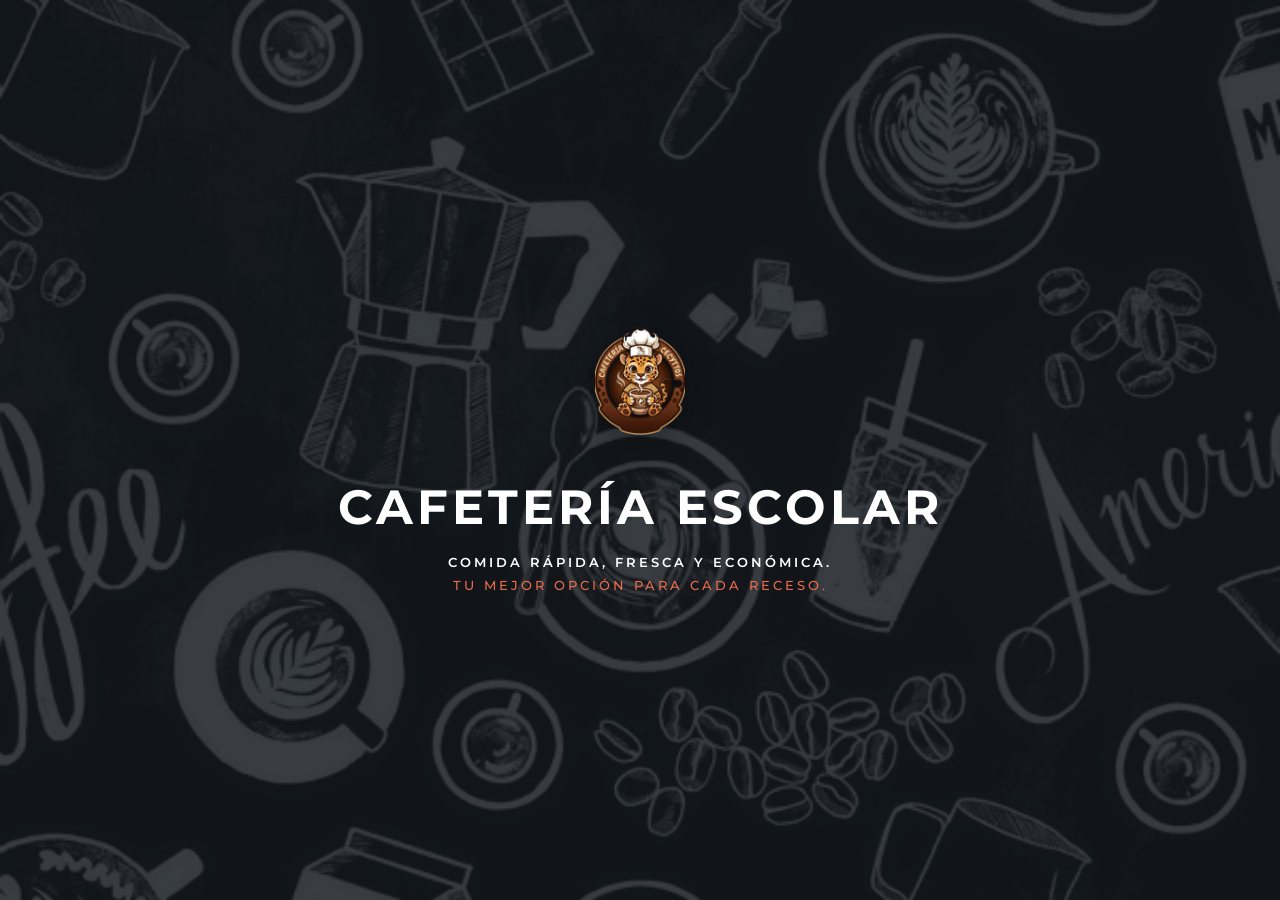
<file: index.html>
<!DOCTYPE html>
<html lang="es">
<head>
    <meta charset="UTF-8">
    <meta name="viewport" content="width=device-width, initial-scale=1.0">
    <title>Cafetería Escolar - Menú & Servicios</title>
    <link href="https://fonts.googleapis.com/css2?family=Montserrat:wght@300;400;500;600;700&display=swap" rel="stylesheet">
    <link rel="stylesheet" href="style.css">
</head>
<body>
    
    <!-- PANTALLA DE CARGA (SPLASH SCREEN) -->
    <div id="splash-screen" class="splash-container">
        <div class="mayan-bg-overlay"></div>
        <div class="splash-content">
            <div class="logo-wrapper">
                <img src="logo.png" alt="Cafetería Escolar Logo" class="logo-image">
            </div>
            <h1 class="brand-name">CAFETERÍA ESCOLAR</h1>
            <div class="slogan-container">
                <p class="slogan-text text-main">COMIDA RÁPIDA, FRESCA Y ECONÓMICA.</p>
                <p class="slogan-text text-sub">TU MEJOR OPCIÓN PARA CADA RECESO.</p>
            </div>
        </div>
    </div>

    <!-- CONTENIDO PRINCIPAL -->
    <main id="main-content" class="hidden app-landing">
        
        <!-- HERO SECTION / CARRUSEL -->
        <section class="hero-section">
            <div class="hero-text-block">
                <h2 class="hero-title">El sazón perfecto para rendir al <strong>máximo en tus clases</strong></h2>
                <p class="hero-subtitle">Te ofrecemos un menú súper amplio con tortas, sándwiches, comidas del día, botanas y bebidas preparadas al momento, listas para que no pierdas tiempo en el receso.</p>
            </div>
            
            <div class="carousel-container">
                <div class="carousel-track" id="carouselTrack">
                    
                    <div class="carousel-slide active">
                        <img src="tortas.jpg" alt="Tortas y Sándwiches" class="carousel-img">
                        <div class="slide-caption">
                            <h4>Tortas & Sándwiches</h4>
                            <p class="slide-desc">De milanesa, cubanas, jamón con queso o atún bien servidas.</p>
                        </div>
                    </div>

                    <div class="carousel-slide">
                        <img src="comida-del-dia.jpg" alt="Comida del Día" class="carousel-img">
                        <div class="slide-caption">
                            <h4>Comidas del Día</h4>
                            <p class="slide-desc">Guisados caseros completos con arroz, frijoles y tortillas.</p>
                        </div>
                    </div>

                    <div class="carousel-slide">
                        <img src="aguas.jpg" alt="Aguas Frescas y Bebidas" class="carousel-img">
                        <div class="slide-caption">
                            <h4>Aguas & Bebidas</h4>
                            <p class="slide-desc">Aguas de sabor natural, licuados, embotellados y café caliente.</p>
                        </div>
                    </div>

                    <div class="carousel-slide">
                        <img src="botanas.jpg" alt="Botanas y Snacks" class="carousel-img">
                        <div class="slide-caption">
                            <h4>Botanas & Snacks</h4>
                            <p class="slide-desc">Papas, frutas preparadas, yogur, galletas y postres del día.</p>
                        </div>
                    </div>

                </div>
                <button class="carousel-btn prev-btn" id="prevBtn" aria-label="Anterior">&#10094;</button>
                <button class="carousel-btn next-btn" id="nextBtn" aria-label="Siguiente">&#10095;</button>
                <div class="carousel-dots" id="carouselDots"></div>
            </div>
        </section>

        <!-- SECCIÓN DE BENEFICIOS -->
        <section class="benefits-section scroll-animate">
            <div class="benefit-card">
                <div class="benefit-icon">⚡</div>
                <h3>Atención Rápida</h3>
                <p>Múltiples barras de cobro para que no hagas filas largas en tu receso.</p>
            </div>
            <div class="benefit-card">
                <div class="benefit-icon">💵</div>
                <h3>Siempre con Cambio</h3>
                <p>Aceptamos billetes de cualquier denominación, tarjetas y pago QR sin pretextos.</p>
            </div>
            <div class="benefit-card">
                <div class="benefit-icon">🥗</div>
                <h3>Ingredientes Frescos</h3>
                <p>Alimentos e insumos preparados cada mañana garantizando calidad e higiene.</p>
            </div>
        </section>

        <!-- PÚBLICO Y MENÚ -->
        <section class="segment-pricing-section scroll-animate">
            <div class="audience-box">
                <h3>Menú Amplio & Variedad</h3>
                <ul>
                    <li>🥪 Tortas Gigantes, Baguettes & Sándwiches Integrales</li>
                    <li>🍲 Comidas Completas & Guisados del Día</li>
                    <li>🥤 Aguas Naturales de Litro, Jugos & Licuados</li>
                    <li>🍿 Botanas, Fruta Picada, Galletas & Postres</li>
                </ul>
            </div>

            <div class="pricing-container">
                <div class="price-card">
                    <h4>Desayuno</h4>
                    <p class="price">$45 <span>/ combo</span></p>
                    <a href="desayunos.html" class="btn-price-info">Ver Opciones</a>
                </div>
                
                <div class="price-card featured">
                    <h4>Almuerzo</h4>
                    <p class="price">$65 <span>/ combo</span></p>
                    <a href="almuerzos.html" class="btn-price-info">Ver Opciones</a>
                </div>
                
                <div class="price-card">
                    <h4>Postre del Día</h4>
                    <p class="price">$25 <span>/ porción</span></p>
                    <a href="postres.html" class="btn-price-info">Ver Opciones</a>
                </div>
            </div>
        </section>

        <!-- ACORDEÓN / FAQ -->
        <section class="faq-section scroll-animate">
            <h3 class="section-title">Preguntas <strong>Frecuentes</strong></h3>
            <div class="accordion-item">
                <button class="accordion-header">¿Qué tan caros son los platillos? <span>+</span></button>
                <div class="accordion-content">
                    <p>Manejamos costos 100% pensados para estudiantes. Encontrarás botanas desde $15, lonches desde $30 y comidas completas bien servidas a precios accesibles.</p>
                </div>
            </div>
            <div class="accordion-item">
                <button class="accordion-header">¿Se demoran mucho en atender durante los recesos? <span>+</span></button>
                <div class="accordion-content">
                    <p>No, contamos con varias cajas de cobro activas en las horas pico y barras de entrega rápida para que te dé tiempo de comer tranquilamente antes de tu clase.</p>
                </div>
            </div>
            <div class="accordion-item">
                <button class="accordion-header">¿Tienen cambio si pago con billetes grandes o aceptan transferencia? <span>+</span></button>
                <div class="accordion-content">
                    <p>Sí, siempre tenemos cambio en caja disponible para billetes de $200 o $500, y también aceptamos tarjetas de débito/crédito y pago por código QR.</p>
                </div>
            </div>
            <div class="accordion-item">
                <button class="accordion-header">¿Manejan opciones de comida saludable o vegetariana? <span>+</span></button>
                <div class="accordion-content">
                    <p>Contamos con fruta fresca recién picada, ensaladas preparadas al momento, sándwiches integrales y opciones sin carne para adaptarnos a tus gustos.</p>
                </div>
            </div>
        </section>

        <!-- TESTIMONIOS -->
        <section class="testimonials-section scroll-animate">
            <h3 class="section-title">Experiencias de <strong>Estudiantes y Docentes</strong></h3>
            <div class="testimonials-grid">
                <div class="testimonial-card">
                    <p class="testimonial-comment">"Nunca se demoran en atender a pesar de la fila del receso. Además, siempre tienen cambio cuando pago con billetes grandes y los sándwiches vienen súper bien servidos."</p>
                    <span class="testimonial-author">- Carlos R., Estudiante</span>
                </div>
                <div class="testimonial-card">
                    <p class="testimonial-comment">"El paquete de almuerzo con comida del día vale totalmente la pena por el precio, sabe como si fuera hecha en casa y la atención es excelente."</p>
                    <span class="testimonial-author">- Prof. Fernando G., Docente</span>
                </div>
            </div>
        </section>

        <!-- FOOTER CON BOTONES DE NAVEGACIÓN -->
        <footer class="app-footer">
            <p>&copy; 2026 Cafetería Escolar. Todos los derechos reservados.</p>
            <div class="footer-links">
                <button class="footer-btn" id="openContactBtn">Contacto</button>
                <a href="https://maps.app.goo.gl/mCL6hw6i3RMhSEuj9" target="_blank" rel="noopener noreferrer" class="footer-btn-link">Ubicación</a>
            </div>
        </footer>

    </main>

    <!-- VENTANA POPUP DE CONTACTO (MODAL) -->
    <div id="contactModal" class="modal-backdrop">
        <div class="modal-box">
            <button class="modal-close" id="closeContactBtn">&times;</button>
            <div class="modal-logo-container">
                <img src="logo.png" alt="Logo Cafetería Escolar" class="modal-logo">
            </div>
            <h3 class="modal-title">Contacto</h3>
            <p class="modal-subtitle">¿Tienes alguna duda o pedido especial? ¡Escríbenos o llámanos!</p>
            <div class="modal-phone-box">
                <span class="modal-phone-icon">📞</span>
                <a href="tel:+527221024625" class="modal-phone-link">+52 (722) 102-4625</a>
            </div>
        </div>
    </div>

    <script src="script.js"></script>
</body>
</html>
</file>
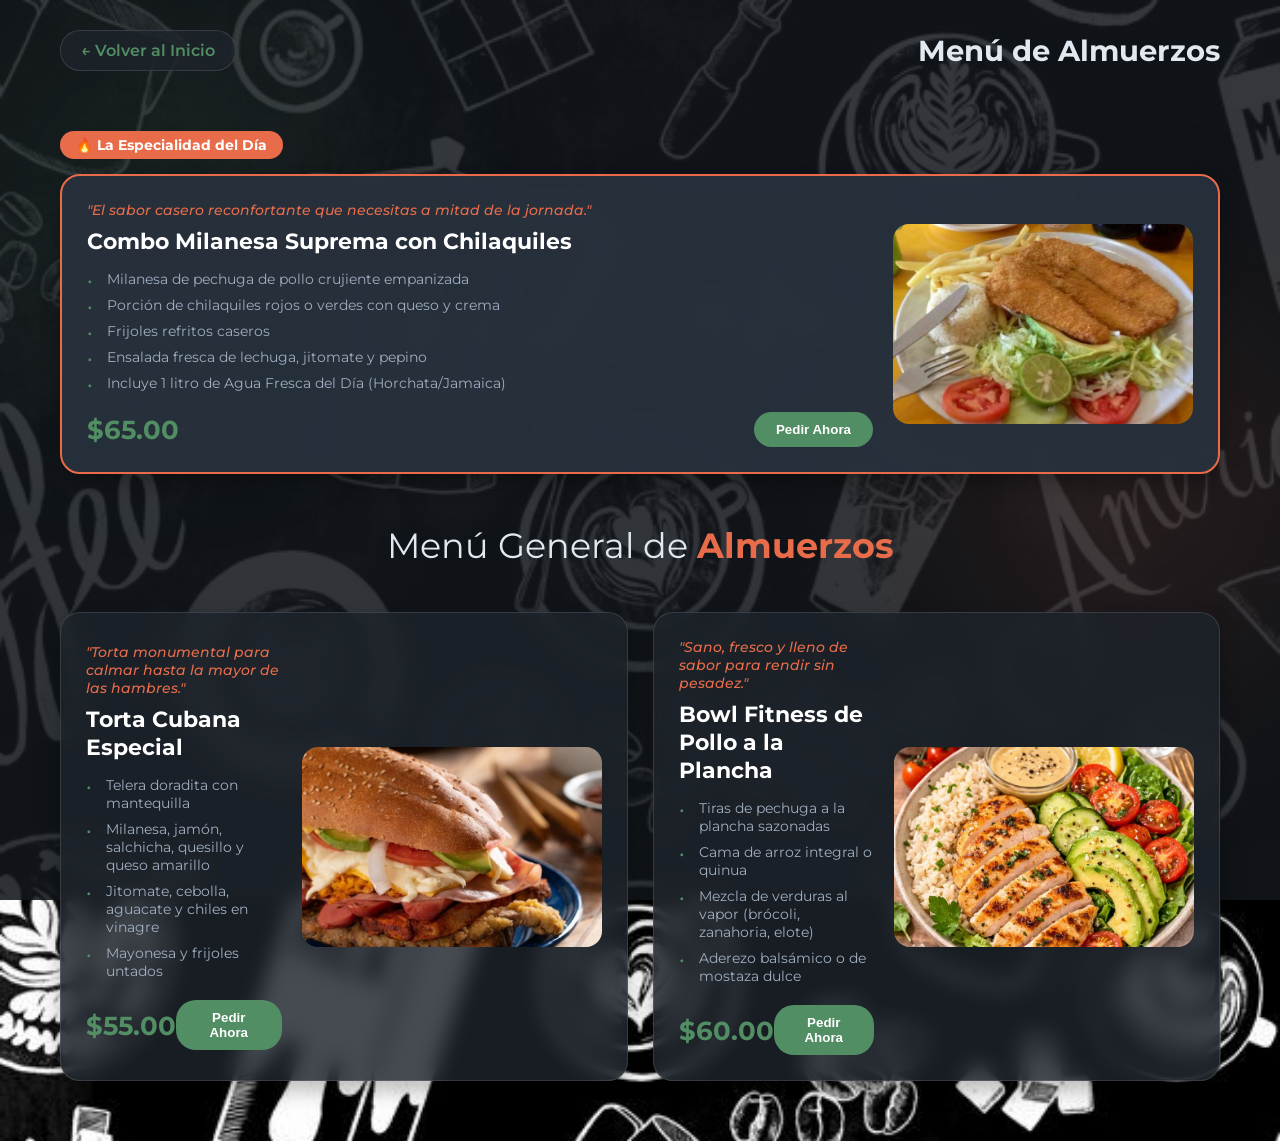
<file: almuerzos.html>
<!DOCTYPE html>
<html lang="es">
<head>
    <meta charset="UTF-8">
    <meta name="viewport" content="width=device-width, initial-scale=1.0">
    <title>Menú de Almuerzos - Cafetería Escolar</title>
    <link href="https://fonts.googleapis.com/css2?family=Montserrat:wght@300;400;500;600;700&display=swap" rel="stylesheet">
    <link rel="stylesheet" href="style.css">
</head>
<body>

    <header class="menu-nav-header">
        <a href="index.html" class="btn-back">← Volver al Inicio</a>
        <h1 class="page-category-title">Menú de Almuerzos</h1>
    </header>

    <main class="app-landing visible-active">

        <!-- LA COMIDA DEL DÍA / LA ESPECIALIDAD -->
        <section class="special-section">
            <div class="badge-featured">🔥 La Especialidad del Día</div>
            
            <div class="dish-card highlight-card">
                <div class="dish-info">
                    <p class="dish-quote">"El sabor casero reconfortante que necesitas a mitad de la jornada."</p>
                    <h2 class="dish-title">Combo Milanesa Suprema con Chilaquiles</h2>
                    
                    <ul class="dish-ingredients">
                        <li>Milanesa de pechuga de pollo crujiente empanizada</li>
                        <li>Porción de chilaquiles rojos o verdes con queso y crema</li>
                        <li>Frijoles refritos caseros</li>
                        <li>Ensalada fresca de lechuga, jitomate y pepino</li>
                        <li>Incluye 1 litro de Agua Fresca del Día (Horchata/Jamaica)</li>
                    </ul>

                    <div class="dish-footer">
                        <span class="dish-price">$65.00</span>
                        <button class="btn-order" 
                                data-name="Combo Milanesa Suprema con Chilaquiles" 
                                data-price="65.00" 
                                data-ingredients="Milanesa de pollo, Chilaquiles rojos/verdes, Queso y crema, Frijoles refritos, Ensalada fresca, Agua de 1L">
                            Pedir Ahora
                        </button>
                    </div>
                </div>

                <div class="dish-image-wrapper">
                    <img src="comida-del-dia.jpg" alt="Milanesa Suprema" class="dish-image">
                </div>
            </div>
        </section>

        <!-- MENÚ EN GENERAL -->
        <section class="general-menu-section">
            <h3 class="section-title">Menú General de <strong>Almuerzos</strong></h3>
            
            <div class="menu-grid">

                <div class="dish-card">
                    <div class="dish-info">
                        <p class="dish-quote">"Torta monumental para calmar hasta la mayor de las hambres."</p>
                        <h3 class="dish-title">Torta Cubana Especial</h3>
                        <ul class="dish-ingredients">
                            <li>Telera doradita con mantequilla</li>
                            <li>Milanesa, jamón, salchicha, quesillo y queso amarillo</li>
                            <li>Jitomate, cebolla, aguacate y chiles en vinagre</li>
                            <li>Mayonesa y frijoles untados</li>
                        </ul>
                        <div class="dish-footer">
                            <span class="dish-price">$55.00</span>
                            <button class="btn-order" 
                                    data-name="Torta Cubana Especial" 
                                    data-price="55.00" 
                                    data-ingredients="Telera, Milanesa, Jamón, Salchicha, Quesillo, Queso amarillo, Aguacate, Jitomate y cebolla, Chiles">
                                Pedir Ahora
                            </button>
                        </div>
                    </div>
                    <div class="dish-image-wrapper">
                        <img src="tortaC.jpg" alt="Torta Cubana" class="dish-image">
                    </div>
                </div>

                <div class="dish-card">
                    <div class="dish-info">
                        <p class="dish-quote">"Sano, fresco y lleno de sabor para rendir sin pesadez."</p>
                        <h3 class="dish-title">Bowl Fitness de Pollo a la Plancha</h3>
                        <ul class="dish-ingredients">
                            <li>Tiras de pechuga a la plancha sazonadas</li>
                            <li>Cama de arroz integral o quinua</li>
                            <li>Mezcla de verduras al vapor (brócoli, zanahoria, elote)</li>
                            <li>Aderezo balsámico o de mostaza dulce</li>
                        </ul>
                        <div class="dish-footer">
                            <span class="dish-price">$60.00</span>
                            <button class="btn-order" 
                                    data-name="Bowl Fitness de Pollo" 
                                    data-price="60.00" 
                                    data-ingredients="Pechuga a la plancha, Arroz integral, Verduras al vapor, Aderezo balsámico">
                                Pedir Ahora
                            </button>
                        </div>
                    </div>
                    <div class="dish-image-wrapper">
                        <img src="bowl-pollo.jpg" alt="Bowl Fitness" class="dish-image">
                    </div>
                </div>

            </div>
        </section>

    </main>

    <!-- MODAL DE CONFIRMACIÓN / MODIFICACIÓN DE PEDIDO -->
    <div id="order-modal" class="modal-container hidden">
        <div class="modal-card">
            <h3>Confirma o Modifica tu Pedido</h3>
            <p id="modal-dish-title" class="modal-dish-name"></p>
            <p class="modal-instructions">Puedes desmarcar o cambiar lo que no desees en tu platillo:</p>
            
            <form id="order-form">
                <div id="modal-ingredients-list" class="checkbox-group"></div>

                <div class="form-group">
                    <label for="custom-notes">Notas adicionales o indicaciones especiales:</label>
                    <input type="text" id="custom-notes" placeholder="Ej: Sin mayonesa, salsa aparte, extra picante...">
                </div>

                <div class="modal-total">
                    Total: <span id="modal-dish-price">$0.00</span>
                </div>

                <div class="modal-actions">
                    <button type="button" id="btn-cancel" class="btn-secondary">Cancelar</button>
                    <button type="submit" class="btn-confirm">Confirmar Pedido</button>
                </div>
            </form>
        </div>
    </div>

    <!-- MODAL DE ÉXITO -->
    <div id="success-modal" class="modal-container hidden">
        <div class="modal-card text-center">
            <div class="success-icon">✅</div>
            <h2>¡Pedido Realizado con Éxito!</h2>
            <p>Tu orden ha sido enviada a la cocina.</p>
            
            <div class="order-number-box">
                <span>Número de Pedido para Recoger:</span>
                <strong id="ticket-number">#ALM-000</strong>
            </div>

            <p class="success-subtitle">Presenta este folio en la caja para pagar y recoger tu comida.</p>
            <a href="index.html" class="btn-confirm">Volver al Inicio</a>
        </div>
    </div>

    <script src="menu.js"></script>
</body>
</html>
</file>
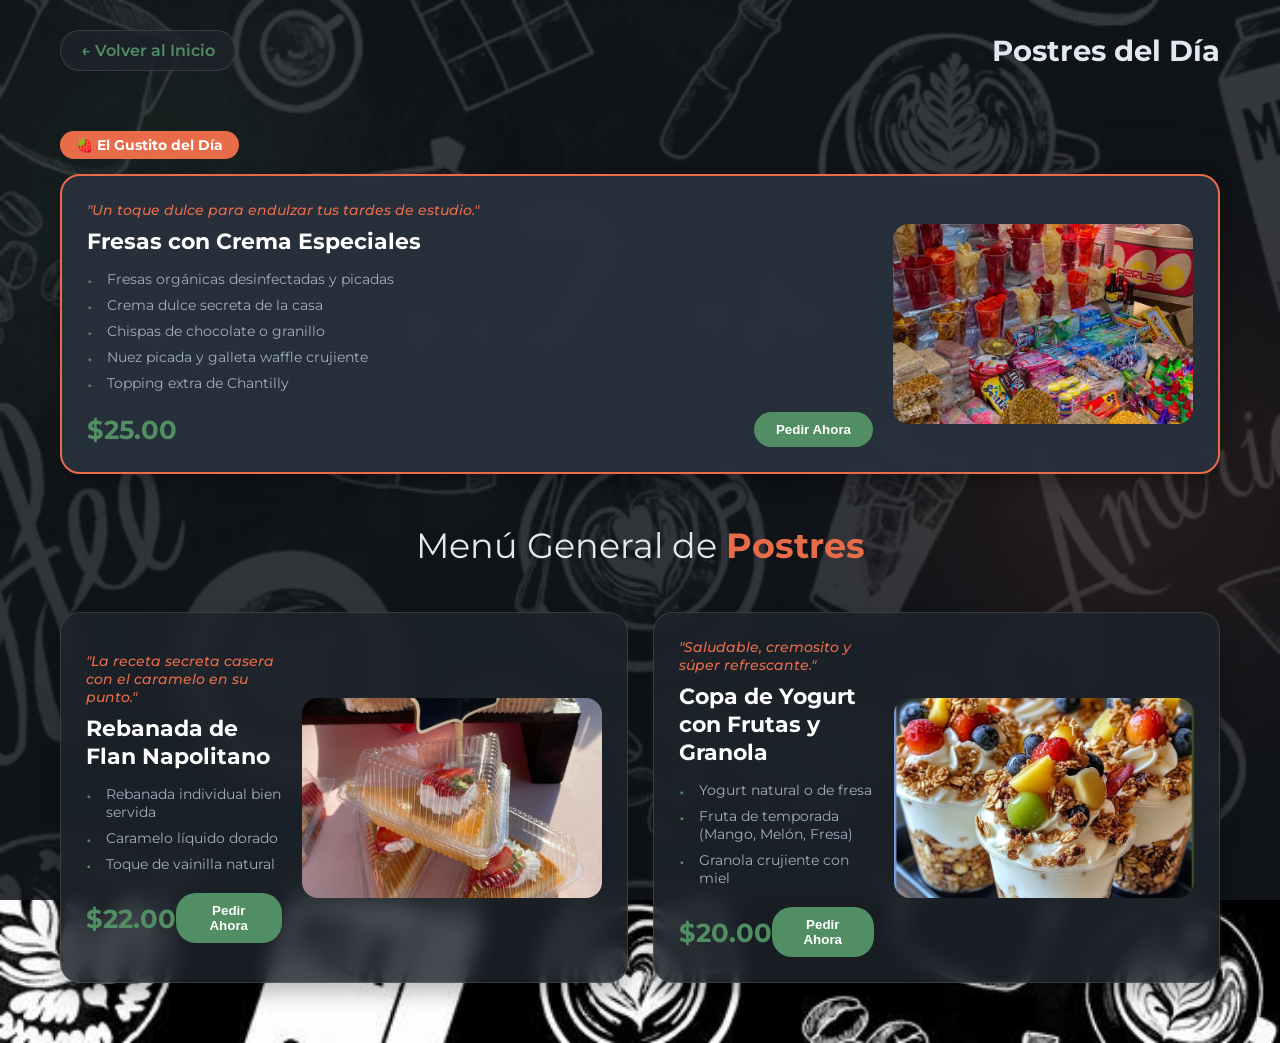
<file: postres.html>
<!DOCTYPE html>
<html lang="es">
<head>
    <meta charset="UTF-8">
    <meta name="viewport" content="width=device-width, initial-scale=1.0">
    <title>Postres del Día - Cafetería Escolar</title>
    <link href="https://fonts.googleapis.com/css2?family=Montserrat:wght@300;400;500;600;700&display=swap" rel="stylesheet">
    <link rel="stylesheet" href="style.css">
</head>
<body>

    <header class="menu-nav-header">
        <a href="index.html" class="btn-back">← Volver al Inicio</a>
        <h1 class="page-category-title">Postres del Día</h1>
    </header>

    <main class="app-landing visible-active">

        <!-- LA COMIDA DEL DÍA / LA ESPECIALIDAD -->
        <section class="special-section">
            <div class="badge-featured">🍓 El Gustito del Día</div>
            
            <div class="dish-card highlight-card">
                <div class="dish-info">
                    <p class="dish-quote">"Un toque dulce para endulzar tus tardes de estudio."</p>
                    <h2 class="dish-title">Fresas con Crema Especiales</h2>
                    
                    <ul class="dish-ingredients">
                        <li>Fresas orgánicas desinfectadas y picadas</li>
                        <li>Crema dulce secreta de la casa</li>
                        <li>Chispas de chocolate o granillo</li>
                        <li>Nuez picada y galleta waffle crujiente</li>
                        <li>Topping extra de Chantilly</li>
                    </ul>

                    <div class="dish-footer">
                        <span class="dish-price">$25.00</span>
                        <button class="btn-order" 
                                data-name="Fresas con Crema Especiales" 
                                data-price="25.00" 
                                data-ingredients="Fresas frescas, Crema dulce de la casa, Chispas de chocolate, Nuez picada, Galleta waffle, Chantilly">
                            Pedir Ahora
                        </button>
                    </div>
                </div>

                <div class="dish-image-wrapper">
                    <img src="botanas.jpg" alt="Fresas con Crema" class="dish-image">
                </div>
            </div>
        </section>

        <!-- MENÚ EN GENERAL -->
        <section class="general-menu-section">
            <h3 class="section-title">Menú General de <strong>Postres</strong></h3>
            
            <div class="menu-grid">

                <div class="dish-card">
                    <div class="dish-info">
                        <p class="dish-quote">"La receta secreta casera con el caramelo en su punto."</p>
                        <h3 class="dish-title">Rebanada de Flan Napolitano</h3>
                        <ul class="dish-ingredients">
                            <li>Rebanada individual bien servida</li>
                            <li>Caramelo líquido dorado</li>
                            <li>Toque de vainilla natural</li>
                        </ul>
                        <div class="dish-footer">
                            <span class="dish-price">$22.00</span>
                            <button class="btn-order" 
                                    data-name="Rebanada de Flan Napolitano" 
                                    data-price="22.00" 
                                    data-ingredients="Flan napolitano casero, Caramelo líquido, Cereza de adorno">
                                Pedir Ahora
                            </button>
                        </div>
                    </div>
                    <div class="dish-image-wrapper">
                        <img src="flan.jpg" alt="Flan Napolitano" class="dish-image">
                    </div>
                </div>

                <div class="dish-card">
                    <div class="dish-info">
                        <p class="dish-quote">"Saludable, cremosito y súper refrescante."</p>
                        <h3 class="dish-title">Copa de Yogurt con Frutas y Granola</h3>
                        <ul class="dish-ingredients">
                            <li>Yogurt natural o de fresa</li>
                            <li>Fruta de temporada (Mango, Melón, Fresa)</li>
                            <li>Granola crujiente con miel</li>
                        </ul>
                        <div class="dish-footer">
                            <span class="dish-price">$20.00</span>
                            <button class="btn-order" 
                                    data-name="Copa de Yogurt con Frutas" 
                                    data-price="20.00" 
                                    data-ingredients="Yogurt natural, Fruta de temporada picada, Granola con miel">
                                Pedir Ahora
                            </button>
                        </div>
                    </div>
                    <div class="dish-image-wrapper">
                        <img src="fruta.jpg" alt="Yogurt con Fruta" class="dish-image">
                    </div>
                </div>

            </div>
        </section>

    </main>

    <!-- MODAL DE CONFIRMACIÓN / MODIFICACIÓN DE PEDIDO -->
    <div id="order-modal" class="modal-container hidden">
        <div class="modal-card">
            <h3>Confirma o Modifica tu Pedido</h3>
            <p id="modal-dish-title" class="modal-dish-name"></p>
            <p class="modal-instructions">Puedes desmarcar o cambiar lo que no desees en tu platillo:</p>
            
            <form id="order-form">
                <div id="modal-ingredients-list" class="checkbox-group"></div>

                <div class="form-group">
                    <label for="custom-notes">Notas adicionales o indicaciones especiales:</label>
                    <input type="text" id="custom-notes" placeholder="Ej: Poca crema, sin nuez, extra miel...">
                </div>

                <div class="modal-total">
                    Total: <span id="modal-dish-price">$0.00</span>
                </div>

                <div class="modal-actions">
                    <button type="button" id="btn-cancel" class="btn-secondary">Cancelar</button>
                    <button type="submit" class="btn-confirm">Confirmar Pedido</button>
                </div>
            </form>
        </div>
    </div>

    <!-- MODAL DE ÉXITO -->
    <div id="success-modal" class="modal-container hidden">
        <div class="modal-card text-center">
            <div class="success-icon">✅</div>
            Two<h2>¡Pedido Realizado con Éxito!</h2>
            <p>Tu orden ha sido registrada.</p>
            
            <div class="order-number-box">
                <span>Número de Pedido para Recoger:</span>
                <strong id="ticket-number">#POS-000</strong>
            </div>

            <p class="success-subtitle">Presenta este folio en la caja para pagar y recoger tu postre.</p>
            <a href="index.html" class="btn-confirm">Volver al Inicio</a>
        </div>
    </div>

    <script src="menu.js"></script>
</body>
</html>
</file>
<file: style.css>
/* ==========================================================================
   RESET Y CONFIGURACIÓN BASE CON IMAGEN DE FONDO GLOBAL
   ========================================================================== */
* {
    margin: 0;
    padding: 0;
    box-sizing: border-box;
}

:root {
    --bg-main: #1E242B;          /* Pizarra cálido oscuro */
    --surface-card: rgba(30, 36, 43, 0.82); /* Tarjetas traslúcidas */
    --green-fresh: #528E64;      /* Verde fresco elegante */
    --green-light: rgba(82, 142, 100, 0.22); /* Fondo verde traslúcido */
    --terracotta: #E86C4A;       /* Naranja cálido */
    --terracotta-soft: rgba(232, 108, 74, 0.22); /* Fondo naranja tenue */
    --text-primary: #E2E8F0;     /* Texto claro */
    --text-secondary: #A0AEC0;   /* Texto secundario suave */
    --border-subtle: rgba(255, 255, 255, 0.12); /* Bordes efecto cristal */
}

/* IMAGEN DE FONDO GLOBAL QUE PERMANECE FIJA AL NAVEGAR */
html {
    min-height: 100%;
    /* Reemplaza 'fondo.jpg' por la ruta de tu imagen de fondo */
    background-image: 
        linear-gradient(rgba(18, 22, 27, 0.85), rgba(18, 22, 27, 0.88)), 
        url('fondo.jpg'); 
    background-size: cover;
    background-position: center;
    background-repeat: no-repeat;
    background-attachment: fixed; /* Mantiene la imagen fija al hacer scroll */
}

body {
    width: 100%;
    min-height: 100vh;
    background-color: transparent; /* Permite ver la imagen de fondo */
    font-family: 'Montserrat', sans-serif;
    color: var(--text-primary);
    overflow-x: hidden;
    position: relative;
}

/* Destellos ambientales flotantes sobre el fondo */
body::before, body::after {
    content: "";
    position: fixed;
    width: 550px;
    height: 550px;
    border-radius: 50%;
    background: radial-gradient(circle, rgba(82, 142, 100, 0.15) 0%, transparent 70%);
    filter: blur(90px);
    z-index: -1;
    animation: floatingGlow 20s infinite alternate ease-in-out;
    pointer-events: none;
}

body::before {
    top: -10%;
    left: -10%;
}

body::after {
    bottom: 15%;
    right: -10%;
    background: radial-gradient(circle, rgba(232, 108, 74, 0.15) 0%, transparent 70%);
    animation-delay: -7s;
}

@keyframes floatingGlow {
    0% { transform: translate(0, 0) scale(1); }
    100% { transform: translate(80px, 50px) scale(1.2); }
}

/* ==========================================================================
   PANTALLA DE CARGA (SPLASH SCREEN)
   ========================================================================== */
.splash-container {
    position: fixed;
    top: 0;
    left: 0;
    width: 100vw;
    height: 100vh;
    background-color: rgba(22, 27, 32, 0.95);
    backdrop-filter: blur(12px);
    display: flex;
    justify-content: center;
    align-items: center;
    z-index: 9999;
    transition: opacity 0.8s ease-in-out, visibility 0.8s;
}

.mayan-bg-overlay {
    position: absolute;
    top: 0;
    left: 0;
    width: 100%;
    height: 100%;
    background-image: url('fondo.jpg');
    background-size: cover;
    background-position: center;
    opacity: 0.15;
    pointer-events: none;
}

.splash-content {
    position: relative;
    z-index: 10;
    text-align: center;
    padding: 20px;
    display: flex;
    flex-direction: column;
    align-items: center;
}

.logo-wrapper {
    width: 160px;
    height: 160px;
    margin-bottom: 15px;
    opacity: 0;
    transform: scale(0.9);
    animation: fadeInGlow 1.5s cubic-bezier(0.25, 1, 0.5, 1) forwards;
    animation-delay: 0.3s;
}

.logo-image {
    width: 100%;
    height: 100%;
    object-fit: contain;
    filter: drop-shadow(0 4px 15px rgba(0, 0, 0, 0.4)); 
}

.brand-name {
    color: #ffffff;
    font-size: 3rem;
    font-weight: 700;
    letter-spacing: 4px;
    margin-bottom: 15px;
    opacity: 0;
    animation: fadeInSimple 1.2s ease-out forwards;
    animation-delay: 1s;
}

.slogan-container {
    opacity: 0;
    transform: translateY(10px);
    animation: fadeInUp 1s ease-out forwards;
    animation-delay: 1.8s; 
}

.slogan-text {
    color: #ffffff; 
    font-size: 0.8rem;
    letter-spacing: 3px;
    line-height: 1.8;
    font-weight: 600;
}

.text-sub {
    color: var(--terracotta); 
    font-weight: 500;
}

@keyframes fadeInGlow {
    to { opacity: 1; transform: scale(1); }
}
@keyframes fadeInSimple {
    to { opacity: 1; }
}
@keyframes fadeInUp {
    to { opacity: 1; transform: translateY(0); }
}

/* ==========================================================================
   LANDING PAGE Y NAVEGACIÓN
   ========================================================================== */
.app-landing {
    width: 100%;
    max-width: 1200px;
    margin: 0 auto;
    padding: 60px 20px;
    opacity: 0;
    transform: translateY(20px);
    transition: opacity 1s ease-out, transform 1s ease-out;
}

.app-landing.visible-active {
    opacity: 1;
    transform: translateY(0);
}

.section-title {
    font-size: 2.2rem;
    color: var(--text-primary);
    text-align: center;
    margin-bottom: 45px;
    font-weight: 400;
}

.section-title strong {
    font-weight: 700;
    color: var(--terracotta);
}

/* HERO SECTION */
.hero-section {
    display: grid;
    grid-template-columns: 1fr;
    gap: 50px;
    align-items: center;
    margin-bottom: 60px;
}

@media(min-width: 992px) {
    .hero-section {
        grid-template-columns: 1.1fr 0.9fr;
    }
}

.hero-title {
    font-size: 2.8rem;
    line-height: 1.2;
    font-weight: 700;
    margin-bottom: 25px;
    letter-spacing: -1px;
    color: var(--text-primary);
}

.hero-title strong {
    color: var(--green-fresh);
}

.hero-subtitle {
    color: var(--text-secondary);
    font-size: 1.1rem;
    line-height: 1.6;
    font-weight: 400;
}

/* CARRUSEL CON EFECTO CRISTAL TRASLÚCIDO */
.carousel-container {
    position: relative;
    width: 100%;
    height: 480px; 
    background: var(--surface-card);
    backdrop-filter: blur(10px);
    -webkit-backdrop-filter: blur(10px);
    border: 1px solid var(--border-subtle);
    border-radius: 28px;
    overflow: hidden;
    box-shadow: 0 20px 40px rgba(0, 0, 0, 0.4);
}

.carousel-track {
    position: relative;
    width: 100%;
    height: 100%;
}

.carousel-slide {
    position: absolute; 
    top: 0;
    left: 0;
    width: 100%;
    height: 100%;
    opacity: 0;
    filter: brightness(0.9);
    transition: opacity 1.2s ease-in-out;
    z-index: 1;
}

.carousel-slide.active {
    opacity: 1;
    z-index: 2; 
}

.carousel-img {
    width: 100%;
    height: 100%;
    object-fit: cover; 
    object-position: center;
}

.slide-caption {
    position: absolute;
    bottom: 0;
    left: 0;
    width: 100%;
    padding: 50px 30px 30px 30px;
    background: linear-gradient(to top, rgba(22, 27, 32, 0.95) 0%, rgba(22, 27, 32, 0.5) 70%, transparent 100%);
    text-align: center;
    z-index: 10; 
}

.slide-caption h4 {
    font-size: 1.4rem;
    color: #ffffff;
    margin-bottom: 8px;
    font-weight: 600;
}

.slide-desc {
    color: var(--text-secondary);
    font-size: 0.95rem;
    max-width: 80%;
    margin: 0 auto;
    line-height: 1.5;
}

.carousel-btn {
    position: absolute;
    top: 50%;
    transform: translateY(-50%);
    background: rgba(40, 49, 61, 0.85);
    backdrop-filter: blur(4px);
    border: 1px solid var(--border-subtle);
    color: var(--green-fresh);
    font-size: 1.2rem;
    cursor: pointer;
    border-radius: 50%;
    transition: all 0.3s ease;
    z-index: 30;
    display: flex;
    justify-content: center;
    align-items: center;
    width: 45px;
    height: 45px;
    box-shadow: 0 4px 12px rgba(0,0,0,0.3);
}

.prev-btn { left: 15px; }
.next-btn { right: 15px; }

.carousel-btn:hover {
    background: var(--green-fresh);
    color: #ffffff;
    box-shadow: 0 4px 15px rgba(82, 142, 100, 0.4);
}

.carousel-dots {
    position: absolute;
    bottom: 110px;
    left: 50%;
    transform: translateX(-50%);
    display: flex;
    gap: 8px;
    z-index: 20;
}

.dot {
    width: 10px;
    height: 10px;
    background: rgba(255, 255, 255, 0.3);
    border-radius: 50%;
    cursor: pointer;
    transition: all 0.3s ease;
}

.dot.active {
    background: var(--terracotta);
    transform: scale(1.2);
    box-shadow: 0 0 10px rgba(232, 108, 74, 0.7);
}

/* BENEFICIOS */
.benefits-section {
    display: grid;
    grid-template-columns: repeat(auto-fit, minmax(280px, 1fr));
    gap: 20px;
    margin-bottom: 60px;
}

.benefit-card {
    background: var(--surface-card);
    backdrop-filter: blur(10px);
    -webkit-backdrop-filter: blur(10px);
    border: 1px solid var(--border-subtle);
    border-radius: 16px;
    padding: 30px;
    text-align: center;
    transition: transform 0.3s, box-shadow 0.3s, border-color 0.3s;
    box-shadow: 0 10px 20px rgba(0,0,0,0.25);
}

.benefit-card:hover {
    transform: translateY(-5px);
    border-color: var(--green-fresh);
    box-shadow: 0 12px 28px rgba(82, 142, 100, 0.3);
}

.benefit-icon {
    font-size: 2.5rem;
    margin-bottom: 15px;
}

.benefit-card h3 {
    font-size: 1.15rem;
    margin-bottom: 10px;
    color: var(--green-fresh);
    font-weight: 700;
}

.benefit-card p {
    color: var(--text-secondary);
    font-size: 0.9rem;
    line-height: 1.5;
}

/* SECCIÓN PRECIOS Y MENÚ */
.segment-pricing-section {
    display: grid;
    grid-template-columns: 1fr;
    gap: 30px;
    margin-bottom: 60px;
}

@media(min-width: 992px) {
    .segment-pricing-section {
        grid-template-columns: 350px 1fr;
    }
}

.audience-box {
    background: var(--green-light);
    backdrop-filter: blur(10px);
    -webkit-backdrop-filter: blur(10px);
    border: 1px solid rgba(82, 142, 100, 0.4);
    border-radius: 20px;
    padding: 30px;
    display: flex;
    flex-direction: column;
    justify-content: center;
}

.audience-box h3 {
    font-size: 1.4rem;
    margin-bottom: 20px;
    color: var(--green-fresh);
    font-weight: 700;
}

.audience-box ul {
    list-style: none;
}

.audience-box ul li {
    font-size: 0.95rem;
    margin-bottom: 15px;
    color: var(--text-primary);
    font-weight: 500;
}

.pricing-container {
    display: grid;
    grid-template-columns: repeat(auto-fit, minmax(220px, 1fr));
    gap: 20px;
}

.price-card {
    background: var(--surface-card);
    backdrop-filter: blur(10px);
    -webkit-backdrop-filter: blur(10px);
    border: 1px solid var(--border-subtle);
    border-radius: 16px;
    padding: 30px;
    text-align: center;
    box-shadow: 0 10px 20px rgba(0,0,0,0.25);
    transition: transform 0.3s ease;
}

.price-card:hover {
    transform: translateY(-4px);
}

.price-card.featured {
    border: 2px solid var(--terracotta);
    background: var(--terracotta-soft);
    backdrop-filter: blur(12px);
    -webkit-backdrop-filter: blur(12px);
    box-shadow: 0 12px 30px rgba(232, 108, 74, 0.3);
}

.price-card h4 {
    font-size: 1.15rem;
    color: var(--text-primary);
    margin-bottom: 15px;
    font-weight: 700;
}

.price-card .price {
    font-size: 2.2rem;
    font-weight: 700;
    color: var(--terracotta);
    margin-bottom: 20px;
}

.price-card .price span {
    font-size: 0.85rem;
    color: var(--text-secondary);
    font-weight: 400;
}

.btn-price-info {
    display: block;
    width: 100%;
    padding: 10px;
    border-radius: 20px;
    border: 1px solid var(--green-fresh);
    background: var(--green-fresh);
    color: #ffffff;
    font-weight: 600;
    text-decoration: none;
    transition: all 0.3s;
}

.btn-price-info:hover {
    background: #3F704D;
    border-color: #3F704D;
    box-shadow: 0 4px 15px rgba(82, 142, 100, 0.4);
}

.price-card.featured .btn-price-info {
    background: var(--terracotta);
    border-color: var(--terracotta);
}

.price-card.featured .btn-price-info:hover {
    background: #D35836;
    border-color: #D35836;
    box-shadow: 0 4px 15px rgba(232, 108, 74, 0.45);
}

/* FAQ / ACORDEÓN */
.faq-section {
    max-width: 700px;
    margin: 0 auto 60px auto;
}

.accordion-item {
    background: var(--surface-card);
    backdrop-filter: blur(10px);
    -webkit-backdrop-filter: blur(10px);
    border-radius: 12px;
    margin-bottom: 12px;
    overflow: hidden;
    border: 1px solid var(--border-subtle);
    box-shadow: 0 4px 10px rgba(0,0,0,0.2);
}

.accordion-header {
    width: 100%;
    padding: 18px 20px;
    background: transparent;
    border: none;
    color: var(--text-primary);
    text-align: left;
    font-size: 1rem;
    font-weight: 600;
    cursor: pointer;
    display: flex;
    justify-content: space-between;
    align-items: center;
    transition: background 0.3s;
}

.accordion-header:hover {
    background: var(--green-light);
}

.accordion-header span {
    color: var(--green-fresh);
    font-weight: 700;
}

.accordion-content {
    max-height: 0;
    overflow: hidden;
    transition: max-height 0.3s ease-out;
    background: rgba(0, 0, 0, 0.3);
}

.accordion-content p {
    padding: 20px;
    color: var(--text-secondary);
    font-size: 0.92rem;
    line-height: 1.6;
}

/* TESTIMONIOS */
.testimonials-section {
    max-width: 750px;
    margin: 0 auto 60px auto;
    text-align: center;
}

.testimonials-grid {
    display: grid;
    grid-template-columns: repeat(auto-fit, minmax(280px, 1fr));
    gap: 20px;
    margin-top: 20px;
}

.testimonial-card {
    padding: 25px;
    border-left: 4px solid var(--green-fresh);
    background: var(--surface-card);
    backdrop-filter: blur(10px);
    -webkit-backdrop-filter: blur(10px);
    border-radius: 0 12px 12px 0;
    text-align: left;
    box-shadow: 0 10px 20px rgba(0,0,0,0.25);
    border-top: 1px solid var(--border-subtle);
    border-right: 1px solid var(--border-subtle);
    border-bottom: 1px solid var(--border-subtle);
}

.testimonial-comment {
    font-style: italic;
    color: var(--text-primary);
    margin-bottom: 15px;
    font-size: 0.92rem;
    line-height: 1.5;
}

.testimonial-author {
    color: var(--terracotta);
    font-size: 0.85rem;
    font-weight: 700;
}

/* FOOTER */
.app-footer {
    border-top: 1px solid var(--border-subtle);
    padding-top: 30px;
    display: flex;
    flex-direction: column;
    align-items: center;
    gap: 15px;
}

@media(min-width: 576px) {
    .app-footer {
        flex-direction: row;
        justify-content: space-between;
    }
}

.app-footer p {
    font-size: 0.85rem;
    color: var(--text-secondary);
}

.footer-links a {
    color: var(--green-fresh);
    text-decoration: none;
    font-size: 0.85rem;
    margin-left: 15px;
    font-weight: 600;
    transition: color 0.3s;
}

.footer-links a:hover { color: var(--terracotta); }

/* REVELADO SCROLL */
.scroll-animate {
    opacity: 0;
    transform: translateY(35px);
    transition: opacity 0.8s ease-out, transform 0.8s cubic-bezier(0.165, 0.84, 0.44, 1);
}

.scroll-animate.revealed {
    opacity: 1;
    transform: translateY(0);
}

.fade-out { opacity: 0; visibility: hidden; pointer-events: none; }
.hidden { display: none !important; }


/* ==========================================================================
   ESTILOS ADICIONALES PARA SECCIONES DE MENÚ Y POPUPS DE PEDIDO
   ========================================================================== */

/* Encabezado de Navegación */
.menu-nav-header {
    max-width: 1200px;
    margin: 30px auto 0 auto;
    padding: 0 20px;
    display: flex;
    align-items: center;
    justify-content: space-between;
}

.btn-back {
    color: var(--green-fresh);
    text-decoration: none;
    font-weight: 600;
    background: var(--surface-card);
    padding: 10px 20px;
    border-radius: 20px;
    border: 1px solid var(--border-subtle);
    transition: all 0.3s;
}

.btn-back:hover {
    background: var(--green-fresh);
    color: #ffffff;
}

.page-category-title {
    font-size: 1.8rem;
    color: var(--text-primary);
    font-weight: 700;
}

/* Sección Especialidad del Día */
.special-section {
    margin-bottom: 50px;
}

.badge-featured {
    display: inline-block;
    background: var(--terracotta);
    color: #ffffff;
    padding: 6px 16px;
    border-radius: 20px;
    font-size: 0.85rem;
    font-weight: 700;
    margin-bottom: 15px;
}

.dish-card {
    background: var(--surface-card);
    backdrop-filter: blur(10px);
    -webkit-backdrop-filter: blur(10px);
    border: 1px solid var(--border-subtle);
    border-radius: 20px;
    padding: 25px;
    display: flex;
    flex-direction: column-reverse;
    gap: 20px;
    box-shadow: 0 10px 20px rgba(0,0,0,0.25);
}

@media(min-width: 768px) {
    .dish-card {
        flex-direction: row;
        align-items: center;
    }
}

.highlight-card {
    border: 2px solid var(--terracotta);
    background: rgba(40, 49, 61, 0.95);
}

.dish-info {
    flex: 1;
}

.dish-quote {
    font-style: italic;
    color: var(--terracotta);
    font-size: 0.9rem;
    margin-bottom: 8px;
    font-weight: 500;
}

.dish-title {
    font-size: 1.4rem;
    color: #ffffff;
    margin-bottom: 15px;
}

.dish-ingredients {
    list-style-type: none;
    margin-bottom: 20px;
}

.dish-ingredients li {
    position: relative;
    padding-left: 20px;
    color: var(--text-secondary);
    font-size: 0.9rem;
    margin-bottom: 8px;
}

.dish-ingredients li::before {
    content: "•";
    color: var(--green-fresh);
    font-size: 1.2rem;
    position: absolute;
    left: 0;
    top: -2px;
}

.dish-image-wrapper {
    width: 100%;
    max-width: 300px;
    height: 200px;
    border-radius: 16px;
    overflow: hidden;
    margin: 0 auto;
}

.dish-image {
    width: 100%;
    height: 100%;
    object-fit: cover;
}

.dish-footer {
    display: flex;
    align-items: center;
    justify-content: space-between;
    margin-top: 15px;
}

.dish-price {
    font-size: 1.6rem;
    font-weight: 700;
    color: var(--green-fresh);
}

.btn-order {
    background: var(--green-fresh);
    color: #ffffff;
    border: none;
    padding: 10px 22px;
    border-radius: 20px;
    font-weight: 600;
    cursor: pointer;
    transition: all 0.3s;
}

.btn-order:hover {
    background: #3F704D;
    box-shadow: 0 4px 15px rgba(82, 142, 100, 0.4);
}

/* Grilla del Menú General */
.menu-grid {
    display: grid;
    grid-template-columns: 1fr;
    gap: 25px;
}

@media(min-width: 992px) {
    .menu-grid {
        grid-template-columns: repeat(2, 1fr);
    }
}

/* Modales */
.modal-container {
    position: fixed;
    top: 0;
    left: 0;
    width: 100vw;
    height: 100vh;
    background: rgba(0, 0, 0, 0.75);
    backdrop-filter: blur(8px);
    display: flex;
    align-items: center;
    justify-content: center;
    z-index: 10000;
    padding: 20px;
}

.modal-card {
    background: var(--bg-main);
    border: 1px solid var(--border-subtle);
    border-radius: 20px;
    padding: 30px;
    max-width: 480px;
    width: 100%;
    box-shadow: 0 20px 40px rgba(0,0,0,0.5);
}

.modal-card h3, .modal-card h2 {
    color: #ffffff;
    margin-bottom: 10px;
}

.modal-dish-name {
    color: var(--terracotta);
    font-size: 1.2rem;
    font-weight: 700;
    margin-bottom: 10px;
}

.modal-instructions {
    color: var(--text-secondary);
    font-size: 0.85rem;
    margin-bottom: 15px;
}

.checkbox-group {
    display: flex;
    flex-direction: column;
    gap: 8px;
    max-height: 180px;
    overflow-y: auto;
    margin-bottom: 15px;
    padding-right: 5px;
}

.checkbox-item {
    display: flex;
    align-items: center;
    gap: 10px;
    color: var(--text-primary);
    font-size: 0.9rem;
    cursor: pointer;
}

.checkbox-item input {
    accent-color: var(--green-fresh);
    width: 16px;
    height: 16px;
}

.form-group {
    margin-bottom: 15px;
}

.form-group label {
    display: block;
    font-size: 0.8rem;
    color: var(--text-secondary);
    margin-bottom: 5px;
}

.form-group input {
    width: 100%;
    padding: 10px;
    border-radius: 8px;
    border: 1px solid var(--border-subtle);
    background: rgba(255, 255, 255, 0.05);
    color: #ffffff;
}

.modal-total {
    font-size: 1.1rem;
    font-weight: 600;
    color: #ffffff;
    margin-bottom: 20px;
    text-align: right;
}

.modal-total span {
    color: var(--green-fresh);
    font-size: 1.3rem;
}

.modal-actions {
    display: flex;
    gap: 10px;
    justify-content: flex-end;
}

.btn-secondary {
    background: transparent;
    border: 1px solid var(--border-subtle);
    color: var(--text-secondary);
    padding: 10px 18px;
    border-radius: 20px;
    cursor: pointer;
}

.btn-confirm {
    background: var(--terracotta);
    color: #ffffff;
    border: none;
    padding: 10px 20px;
    border-radius: 20px;
    font-weight: 600;
    cursor: pointer;
    text-decoration: none;
    display: inline-block;
}

.text-center { text-align: center; }

.success-icon {
    font-size: 3rem;
    margin-bottom: 10px;
}

.order-number-box {
    background: var(--green-light);
    border: 1px solid var(--green-fresh);
    padding: 15px;
    border-radius: 12px;
    margin: 20px 0;
    display: flex;
    flex-direction: column;
    gap: 5px;
}

.order-number-box span {
    font-size: 0.85rem;
    color: var(--text-secondary);
}

.order-number-box strong {
    font-size: 1.8rem;
    color: var(--green-fresh);
    letter-spacing: 2px;
}

.success-subtitle {
    font-size: 0.85rem;
    color: var(--text-secondary);
    margin-bottom: 20px;
}




/* ==========================================================================
   FOOTER Y MODAL DE CONTACTO
   ========================================================================== */
.footer-btn, .footer-btn-link {
    background: none;
    border: none;
    color: var(--green-fresh);
    font-family: inherit;
    font-size: 0.85rem;
    font-weight: 600;
    margin-left: 15px;
    cursor: pointer;
    text-decoration: none;
    transition: color 0.3s ease;
}

.footer-btn:hover, .footer-btn-link:hover {
    color: var(--terracotta);
}

/* Fondo oscuro y borroso para la ventana emergente */
.modal-backdrop {
    position: fixed;
    top: 0;
    left: 0;
    width: 100vw;
    height: 100vh;
    background: rgba(0, 0, 0, 0.75);
    backdrop-filter: blur(8px);
    -webkit-backdrop-filter: blur(8px);
    display: flex;
    justify-content: center;
    align-items: center;
    z-index: 10000;
    opacity: 0;
    visibility: hidden;
    transition: opacity 0.3s ease, visibility 0.3s ease;
}

.modal-backdrop.active {
    opacity: 1;
    visibility: visible;
}

/* Caja del modal con estilo glassmorphism */
.modal-box {
    background: var(--surface-card);
    border: 1px solid var(--border-subtle);
    border-radius: 24px;
    padding: 35px 25px;
    width: 90%;
    max-width: 400px;
    text-align: center;
    position: relative;
    box-shadow: 0 20px 40px rgba(0, 0, 0, 0.5);
    transform: scale(0.85);
    transition: transform 0.3s ease;
}

.modal-backdrop.active .modal-box {
    transform: scale(1);
}

.modal-close {
    position: absolute;
    top: 15px;
    right: 20px;
    background: transparent;
    border: none;
    color: var(--text-secondary);
    font-size: 1.8rem;
    cursor: pointer;
    line-height: 1;
    transition: color 0.2s;
}

.modal-close:hover {
    color: var(--terracotta);
}

.modal-logo-container {
    width: 110px;
    height: 110px;
    margin: 0 auto 15px auto;
    border-radius: 50%;
    background: rgba(255, 255, 255, 0.05);
    border: 2px solid var(--green-fresh);
    padding: 8px;
    display: flex;
    align-items: center;
    justify-content: center;
}

.modal-logo {
    width: 100%;
    height: 100%;
    object-fit: contain;
}

.modal-title {
    font-size: 1.6rem;
    color: #ffffff;
    margin-bottom: 8px;
}

.modal-subtitle {
    color: var(--text-secondary);
    font-size: 0.88rem;
    margin-bottom: 20px;
    line-height: 1.4;
}

.modal-phone-box {
    display: inline-flex;
    align-items: center;
    gap: 10px;
    background: rgba(82, 142, 100, 0.15);
    border: 1px solid var(--green-fresh);
    padding: 12px 20px;
    border-radius: 50px;
}

.modal-phone-icon {
    font-size: 1.2rem;
}

.modal-phone-link {
    color: var(--green-fresh);
    font-size: 1.1rem;
    font-weight: 700;
    text-decoration: none;
    transition: color 0.2s;
}

.modal-phone-link:hover {
    color: var(--terracotta);
}
</file>
